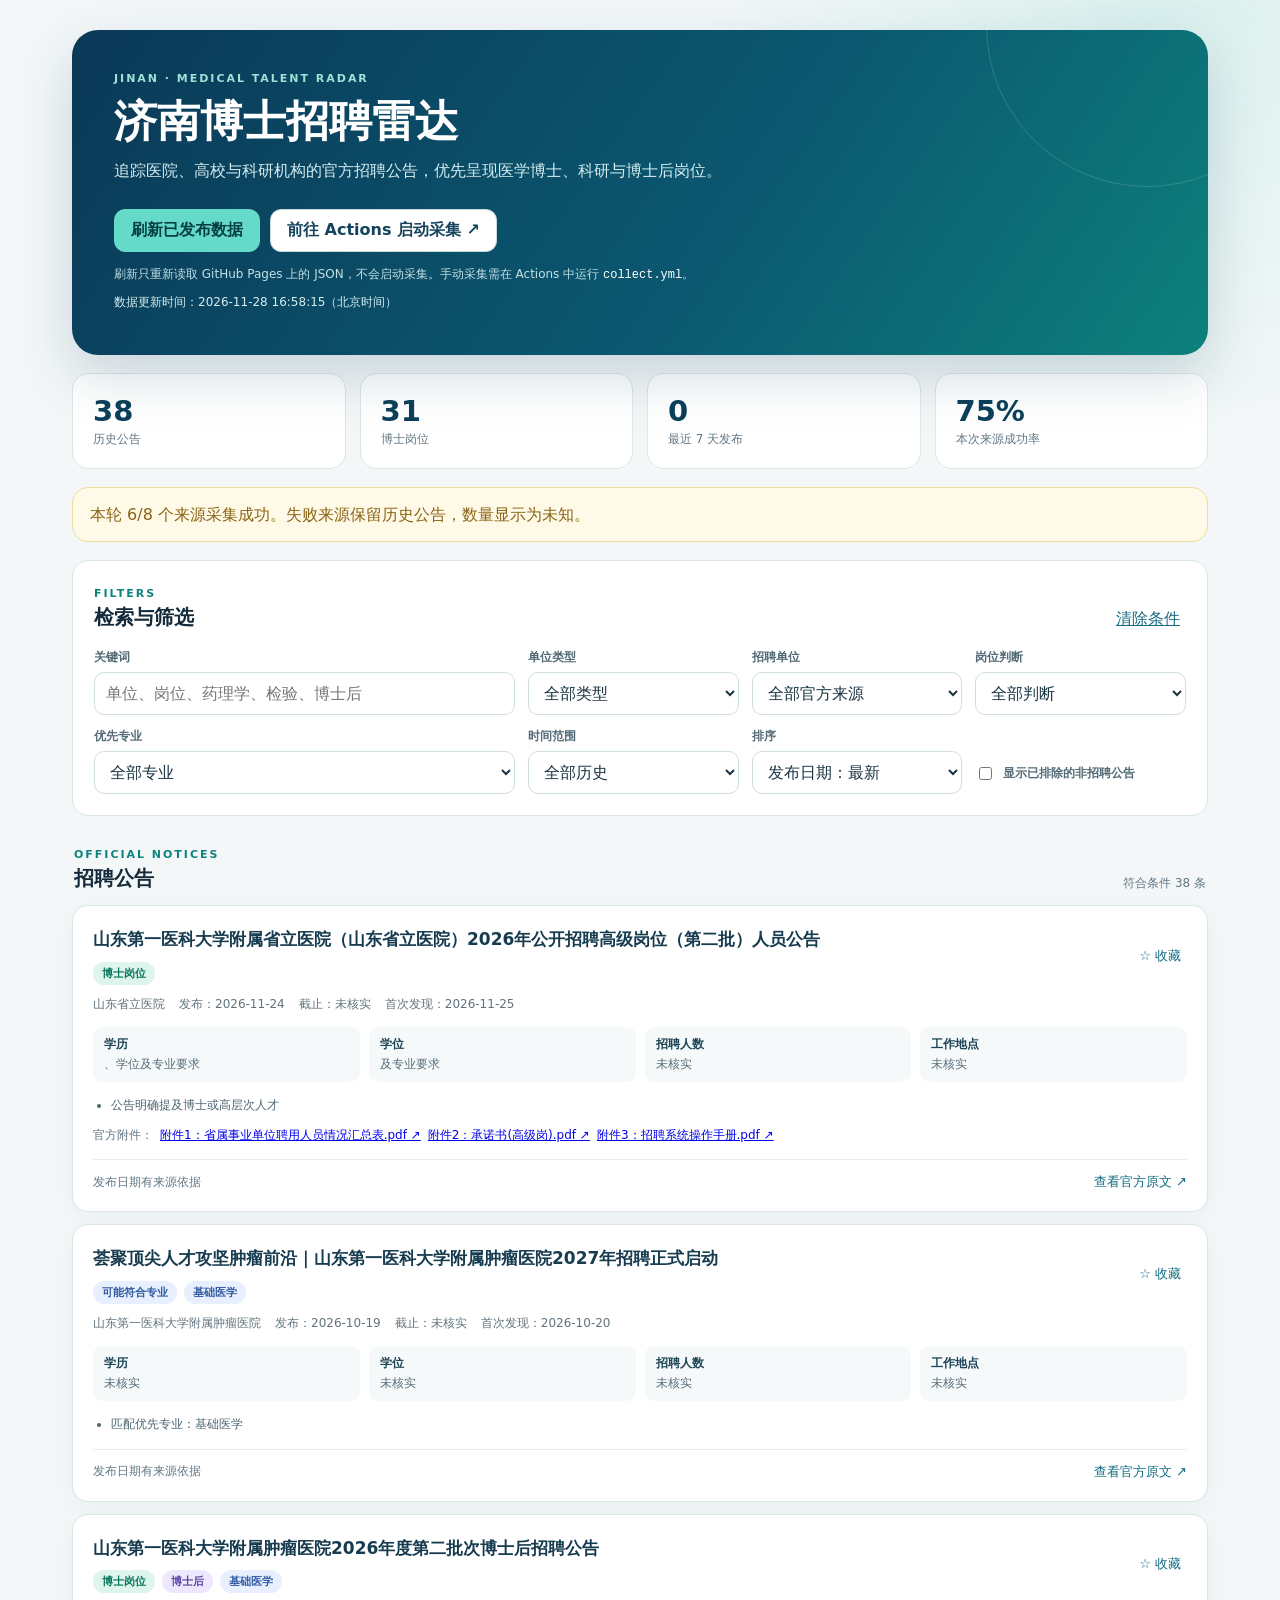
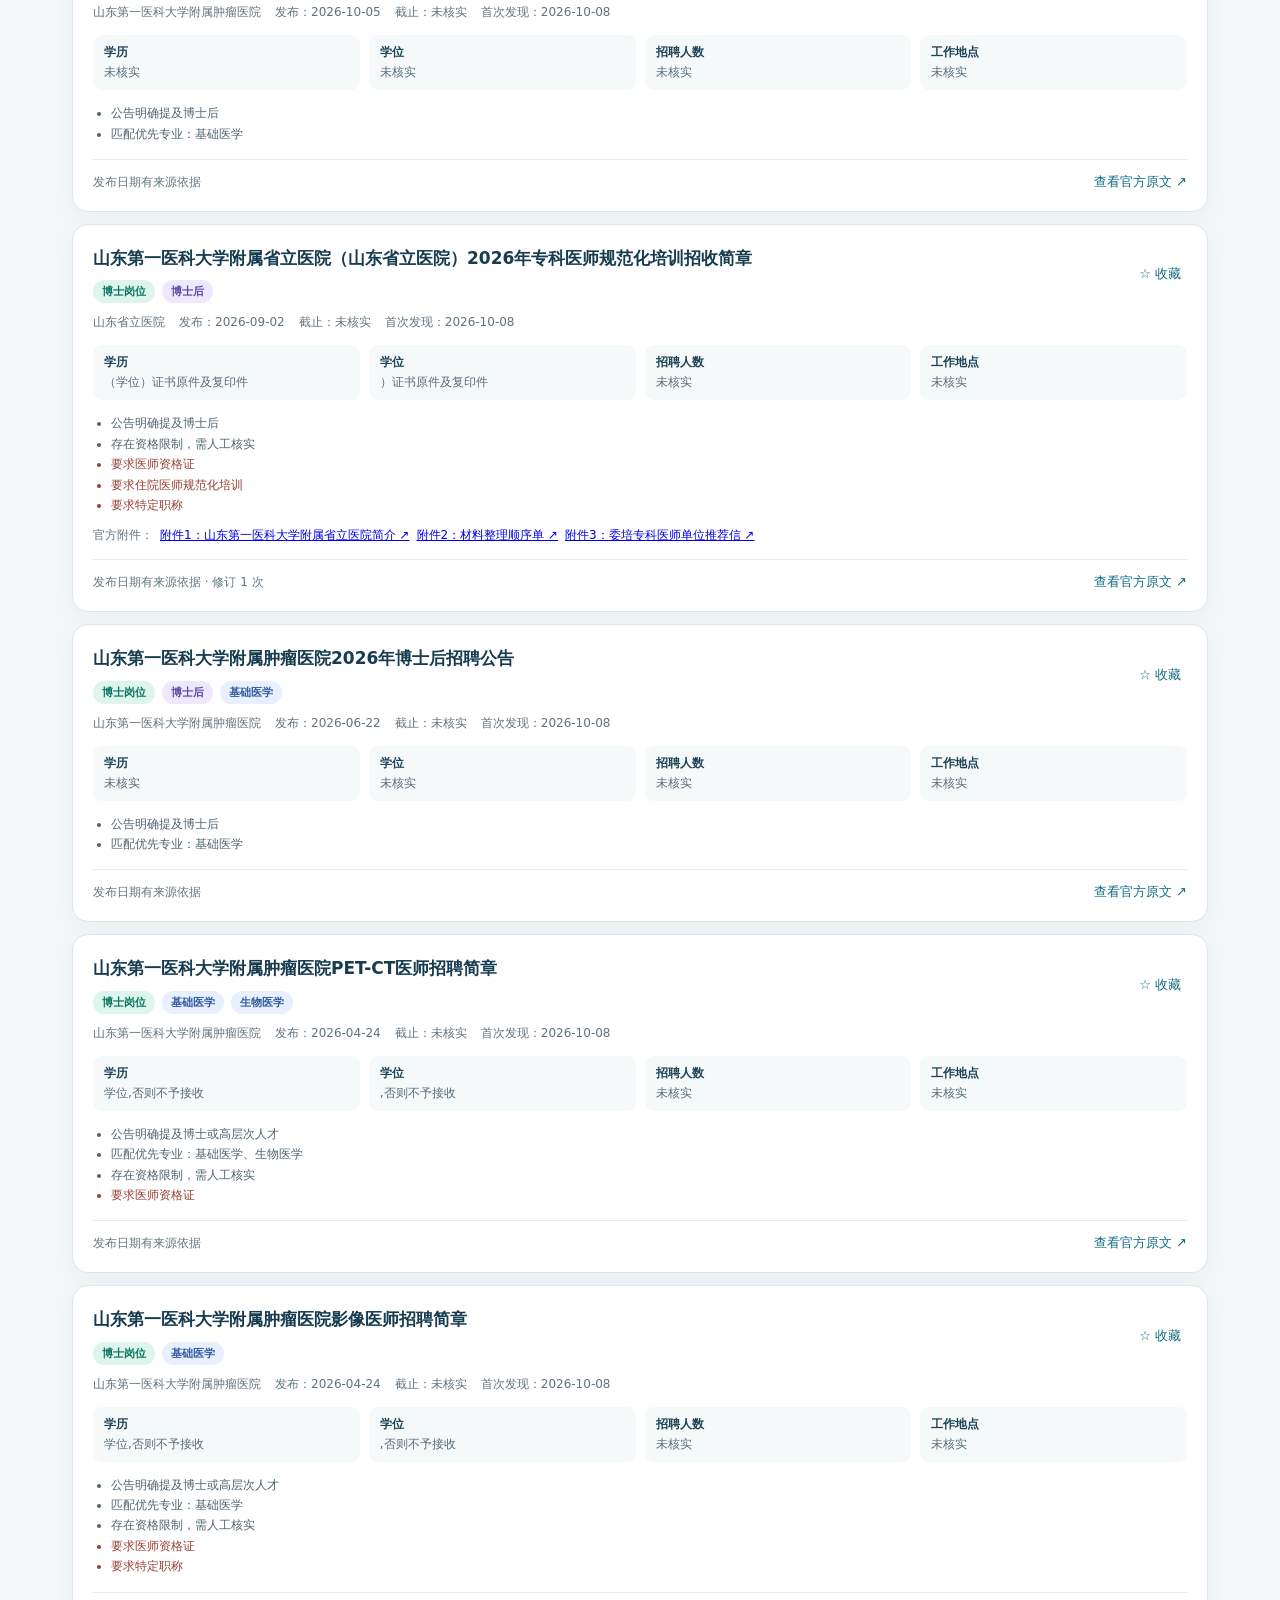
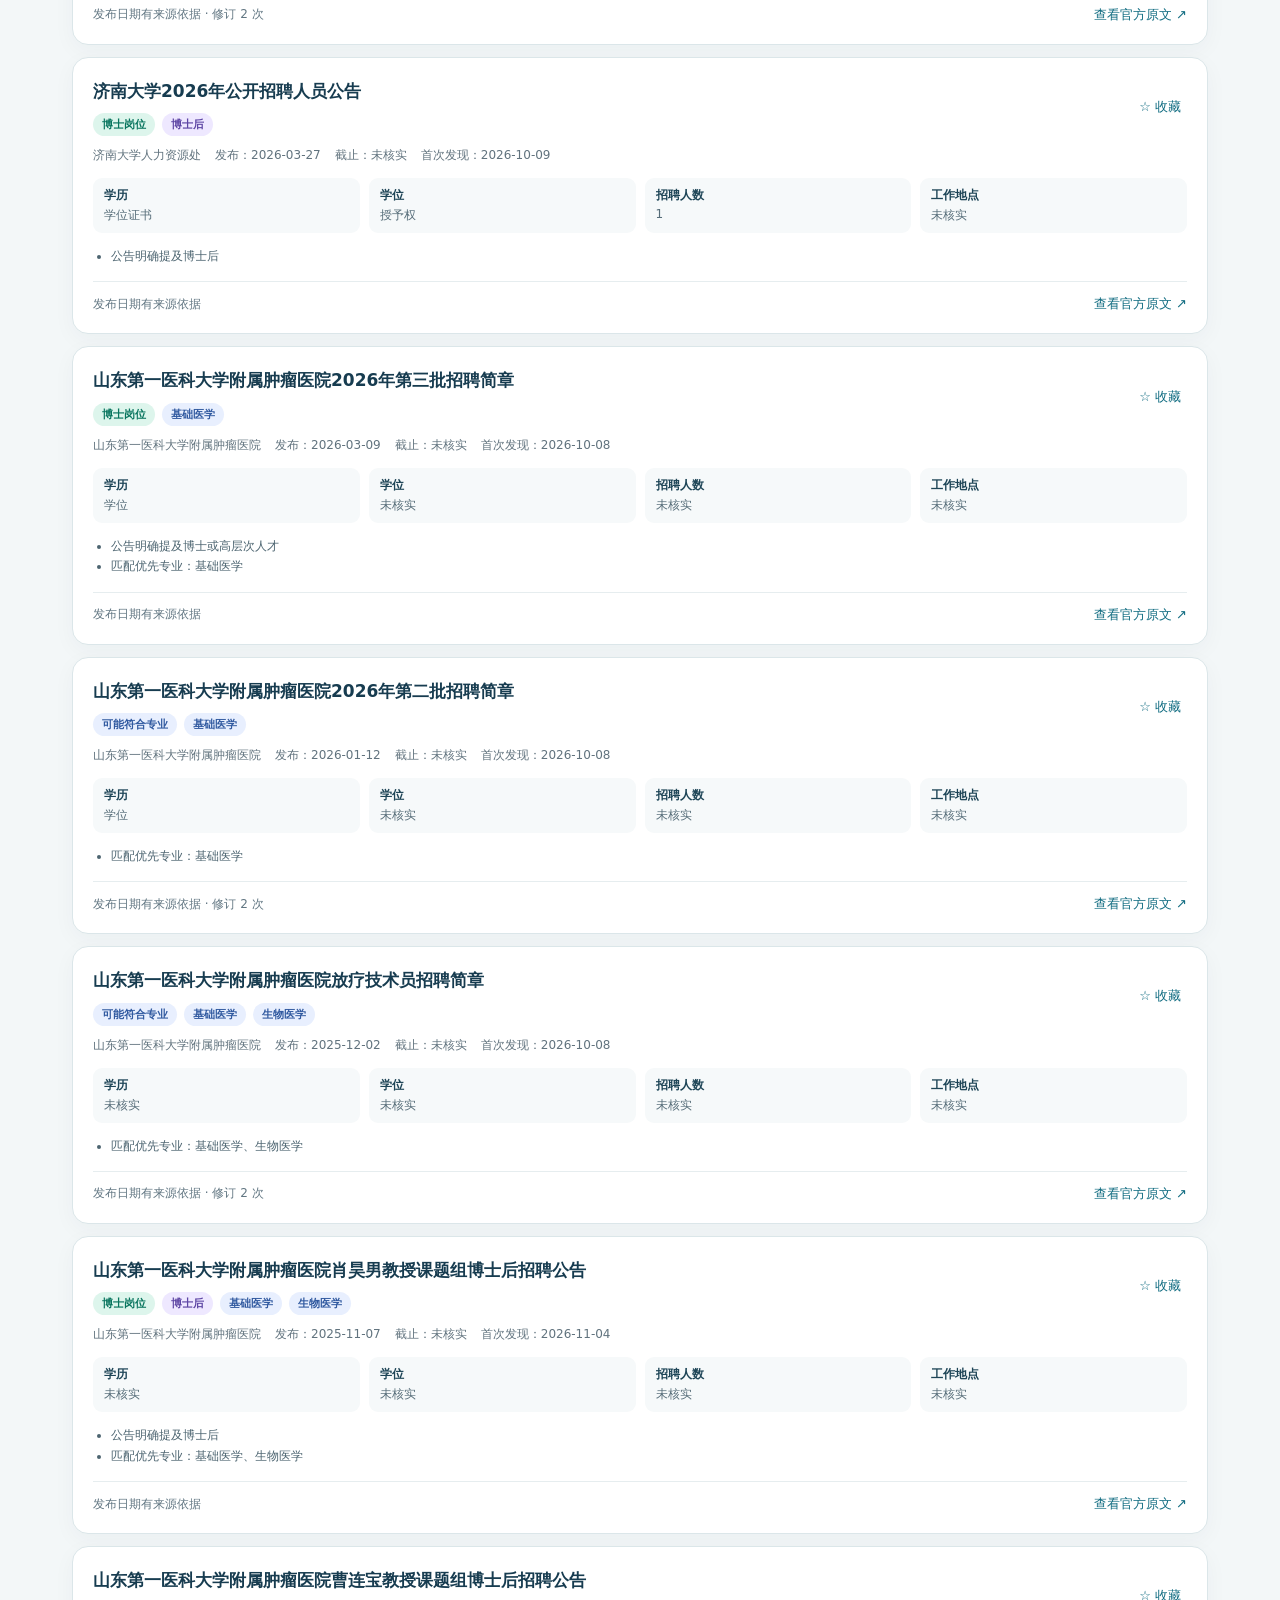
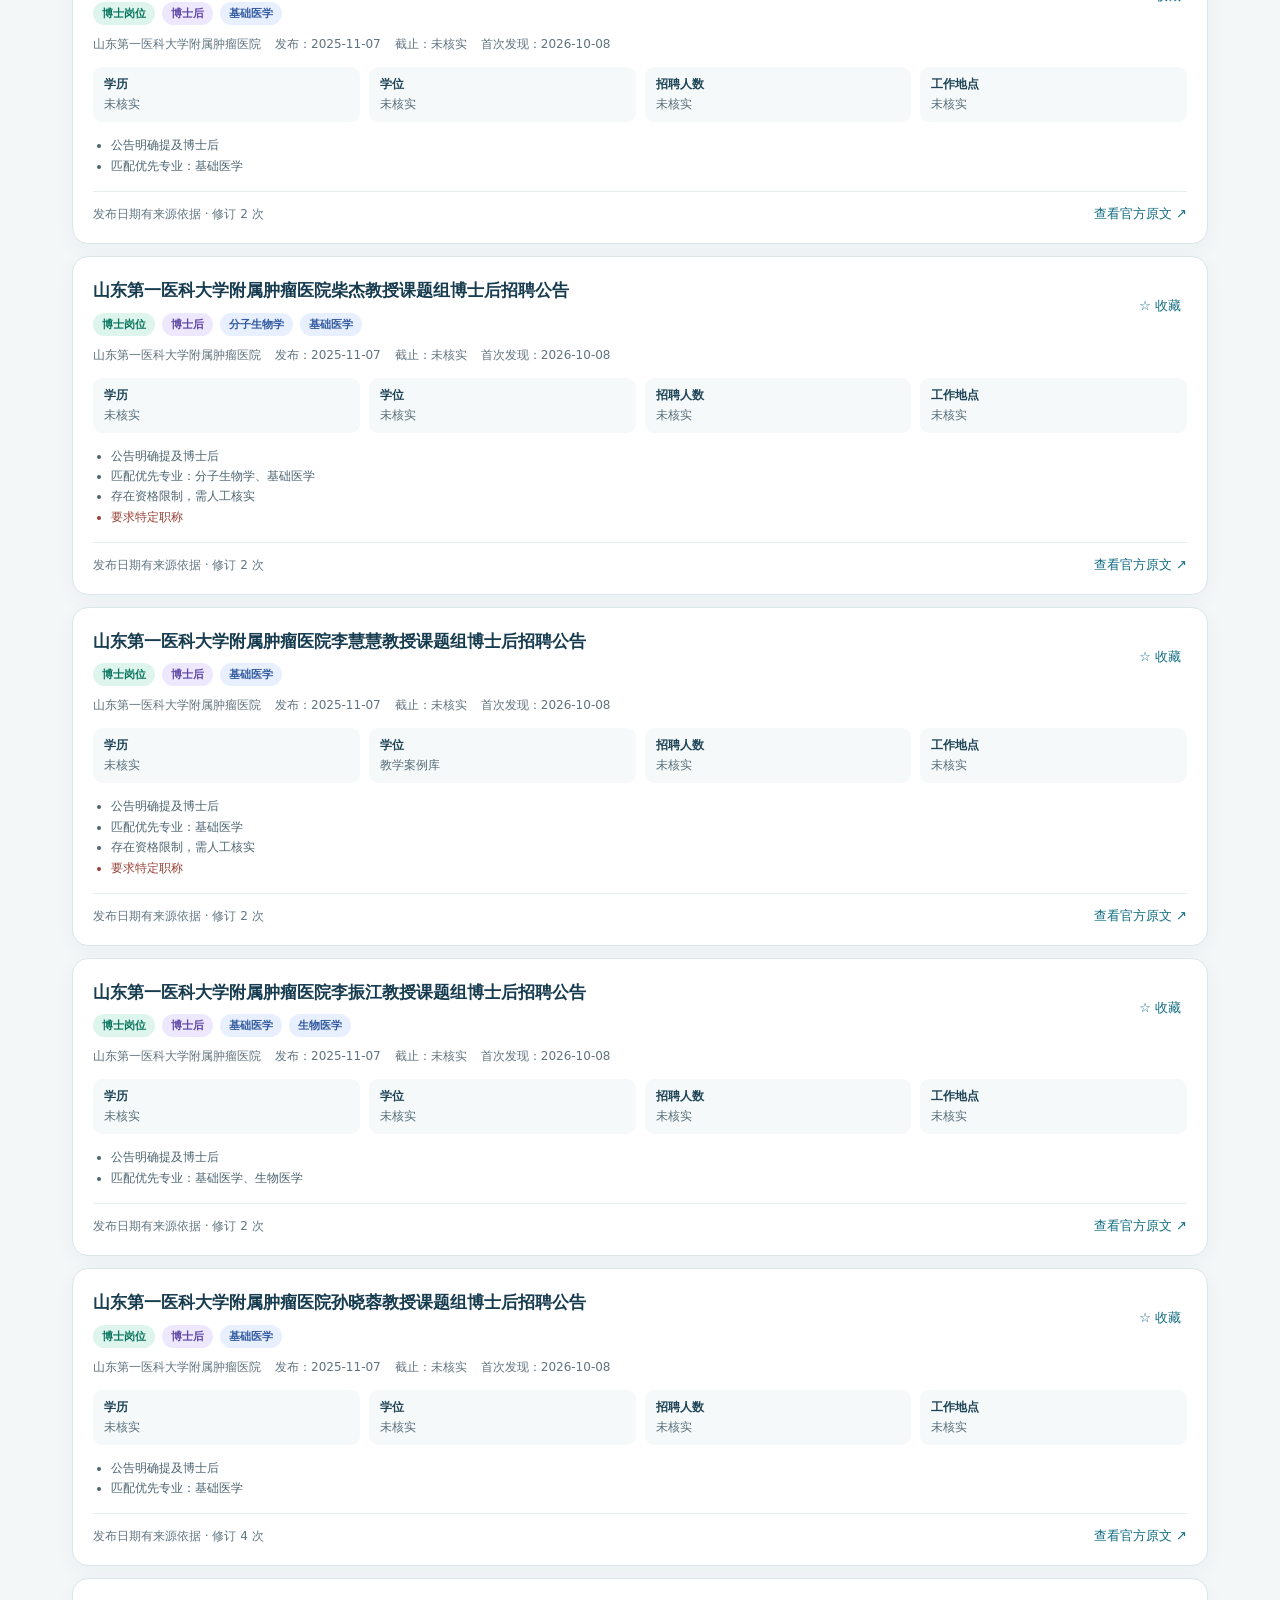
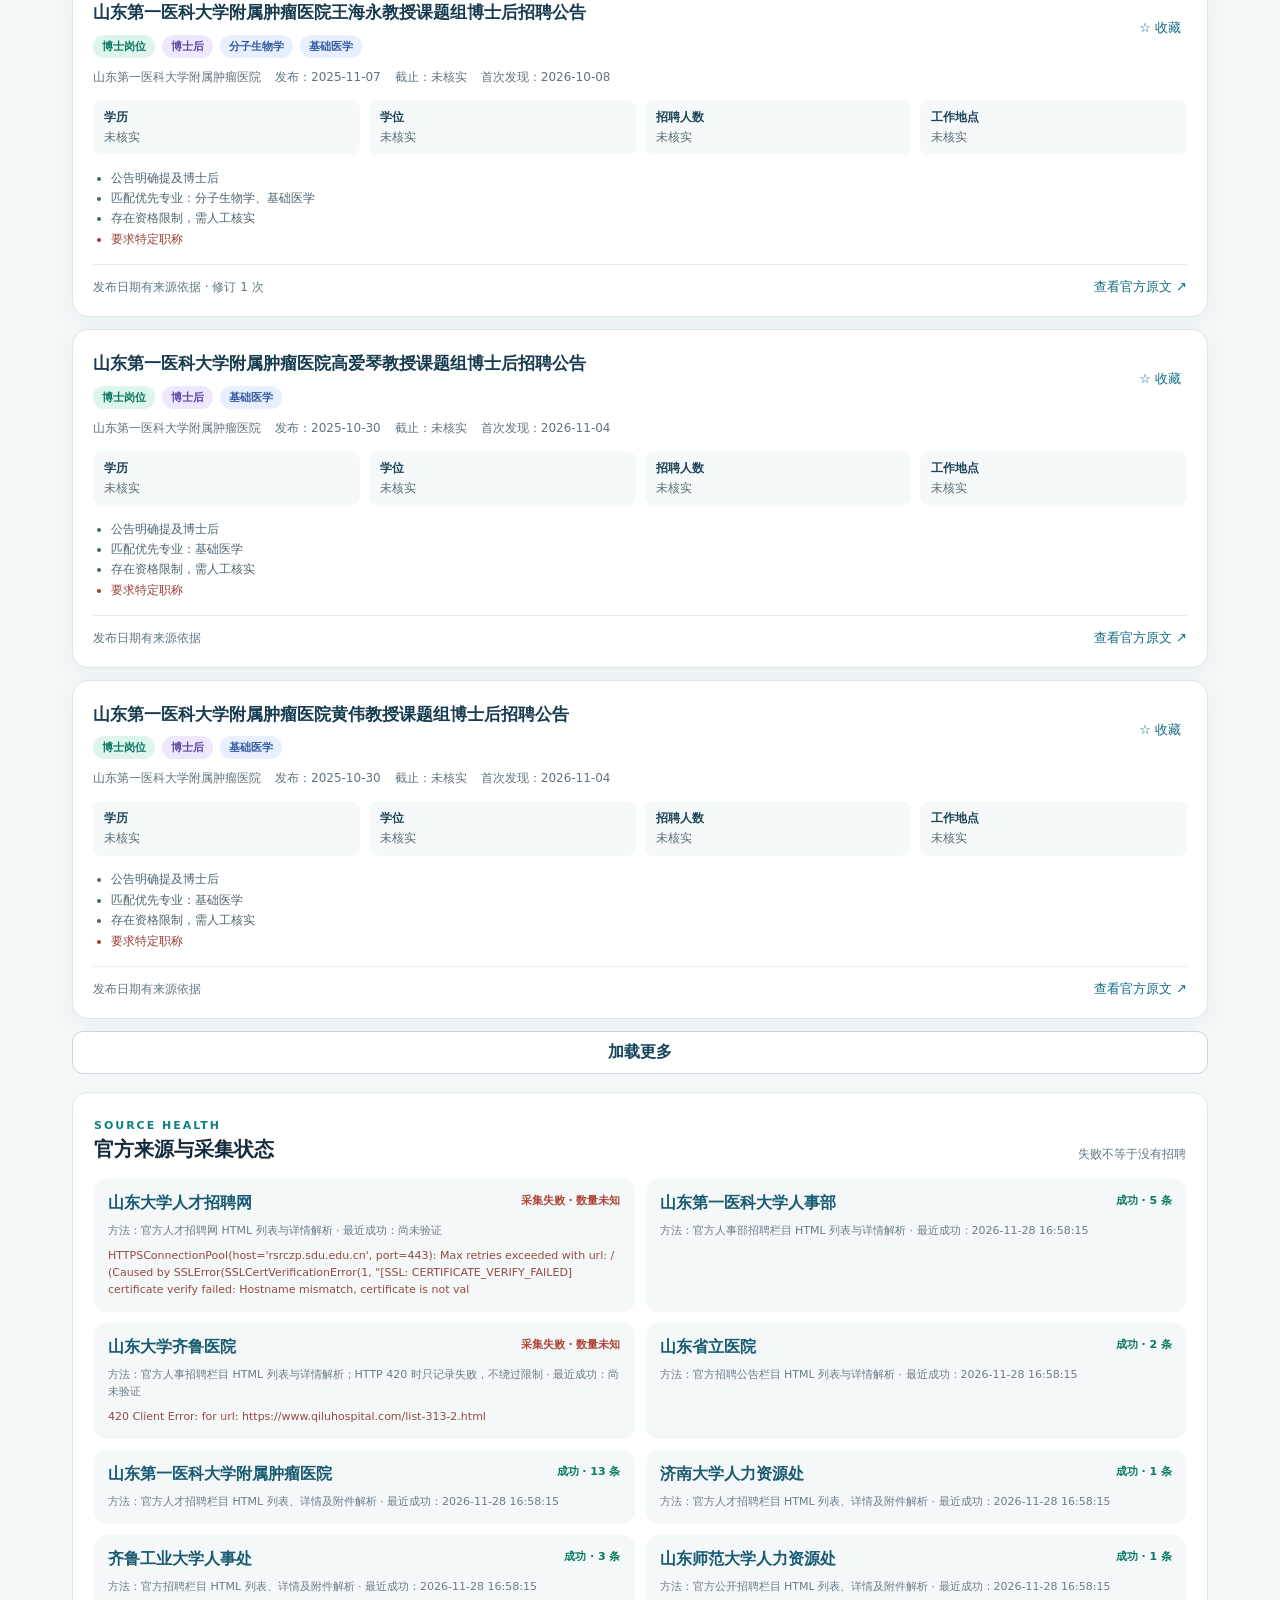
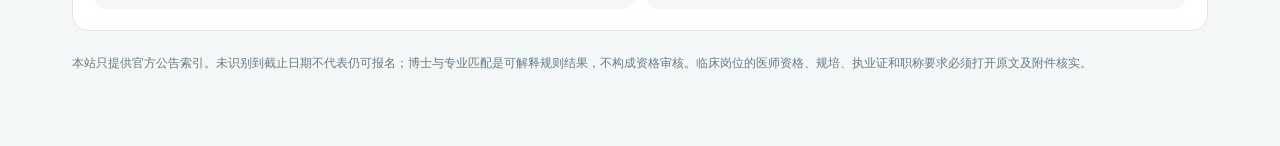
<file: site/index.html>
<!doctype html>
<html lang="zh-CN">
<head>
  <meta charset="utf-8">
  <meta name="viewport" content="width=device-width, initial-scale=1">
  <meta name="description" content="济南医院、高校与科研机构官方博士招聘公告监测">
  <meta name="theme-color" content="#0d526d">
  <title>济南博士招聘雷达 · 官方公告监测</title>
  <link rel="stylesheet" href="./styles.css">
</head>
<body>
<main class="wrap">
  <header class="hero">
    <div class="eyebrow">JINAN · MEDICAL TALENT RADAR</div>
    <h1>济南博士招聘雷达</h1>
    <p>追踪医院、高校与科研机构的官方招聘公告，优先呈现医学博士、科研与博士后岗位。</p>
    <div class="actions">
      <button class="btn primary" id="refresh" type="button">刷新已发布数据</button>
      <a class="btn" id="run" target="_blank" rel="noopener noreferrer">前往 Actions 启动采集 ↗</a>
    </div>
    <p class="hero-note">刷新只重新读取 GitHub Pages 上的 JSON，不会启动采集。手动采集需在 Actions 中运行 <code>collect.yml</code>。</p>
    <p class="updated" id="updated">正在读取最近一次采集记录……</p>
  </header>

  <section class="metrics" aria-label="数据概览">
    <article class="metric"><strong id="m-total">—</strong><span>历史公告</span></article>
    <article class="metric"><strong id="m-phd">—</strong><span>博士岗位</span></article>
    <article class="metric"><strong id="m-new">—</strong><span>最近 7 天发布</span></article>
    <article class="metric"><strong id="m-source">—</strong><span>本次来源成功率</span></article>
  </section>

  <section class="notice" id="notice" role="status">正在读取公告数据……</section>

  <section class="panel filters-panel">
    <div class="panel-heading">
      <div><span class="section-kicker">FILTERS</span><h2>检索与筛选</h2></div>
      <button class="text-button" id="reset" type="button">清除条件</button>
    </div>
    <div class="filters">
      <label class="field search"><span>关键词</span><input id="q" type="search" placeholder="单位、岗位、药理学、检验、博士后"></label>
      <label class="field"><span>单位类型</span><select id="type"><option value="">全部类型</option><option>医院</option><option>高校</option><option>科研机构</option></select></label>
      <label class="field"><span>招聘单位</span><select id="source"><option value="">全部官方来源</option></select></label>
      <label class="field"><span>岗位判断</span><select id="relevance"><option value="">全部判断</option><option>博士岗位</option><option>可能符合专业</option><option>需要人工核实</option><option>非目标岗位</option><option>博士后</option></select></label>
      <label class="field"><span>优先专业</span><select id="specialty"><option value="">全部专业</option><option>基础医学</option><option>药理学</option><option>肾脏病学</option><option>临床检验诊断学</option><option>医学检验</option><option>生物医学</option><option>分子生物学</option></select></label>
      <label class="field"><span>时间范围</span><select id="period"><option value="">全部历史</option><option value="7">最近 7 天发布</option><option value="30">最近 30 天发布</option><option value="discovered">本轮新发现</option><option value="closing">7 天内截止</option><option value="favorites">我的收藏</option></select></label>
      <label class="field"><span>排序</span><select id="sort"><option value="published">发布日期：最新</option><option value="deadline">截止日期：最近</option><option value="first_seen">首次发现：最新</option><option value="score">匹配评分：最高</option><option value="title">标题：字典序</option></select></label>
      <label class="field toggle"><input id="include-excluded" type="checkbox"><span>显示已排除的非招聘公告</span></label>
    </div>
  </section>

  <div class="result-heading"><div><span class="section-kicker">OFFICIAL NOTICES</span><h2>招聘公告</h2></div><span id="count">等待数据</span></div>
  <div id="list" aria-live="polite"></div>
  <button class="btn load-more" id="more" type="button">加载更多</button>

  <section class="panel">
    <div class="panel-heading"><div><span class="section-kicker">SOURCE HEALTH</span><h2>官方来源与采集状态</h2></div><span class="muted">失败不等于没有招聘</span></div>
    <div class="source-grid" id="sources"></div>
  </section>

  <footer>
    本站只提供官方公告索引。未识别到截止日期不代表仍可报名；博士与专业匹配是可解释规则结果，不构成资格审核。临床岗位的医师资格、规培、执业证和职称要求必须打开原文及附件核实。
  </footer>
</main>
<template id="empty-template"><div class="empty"><strong>没有匹配公告</strong><span>请调整筛选条件，或查看来源采集状态。</span></div></template>
<script type="module" src="./app.js"></script>
</body>
</html>
</file>
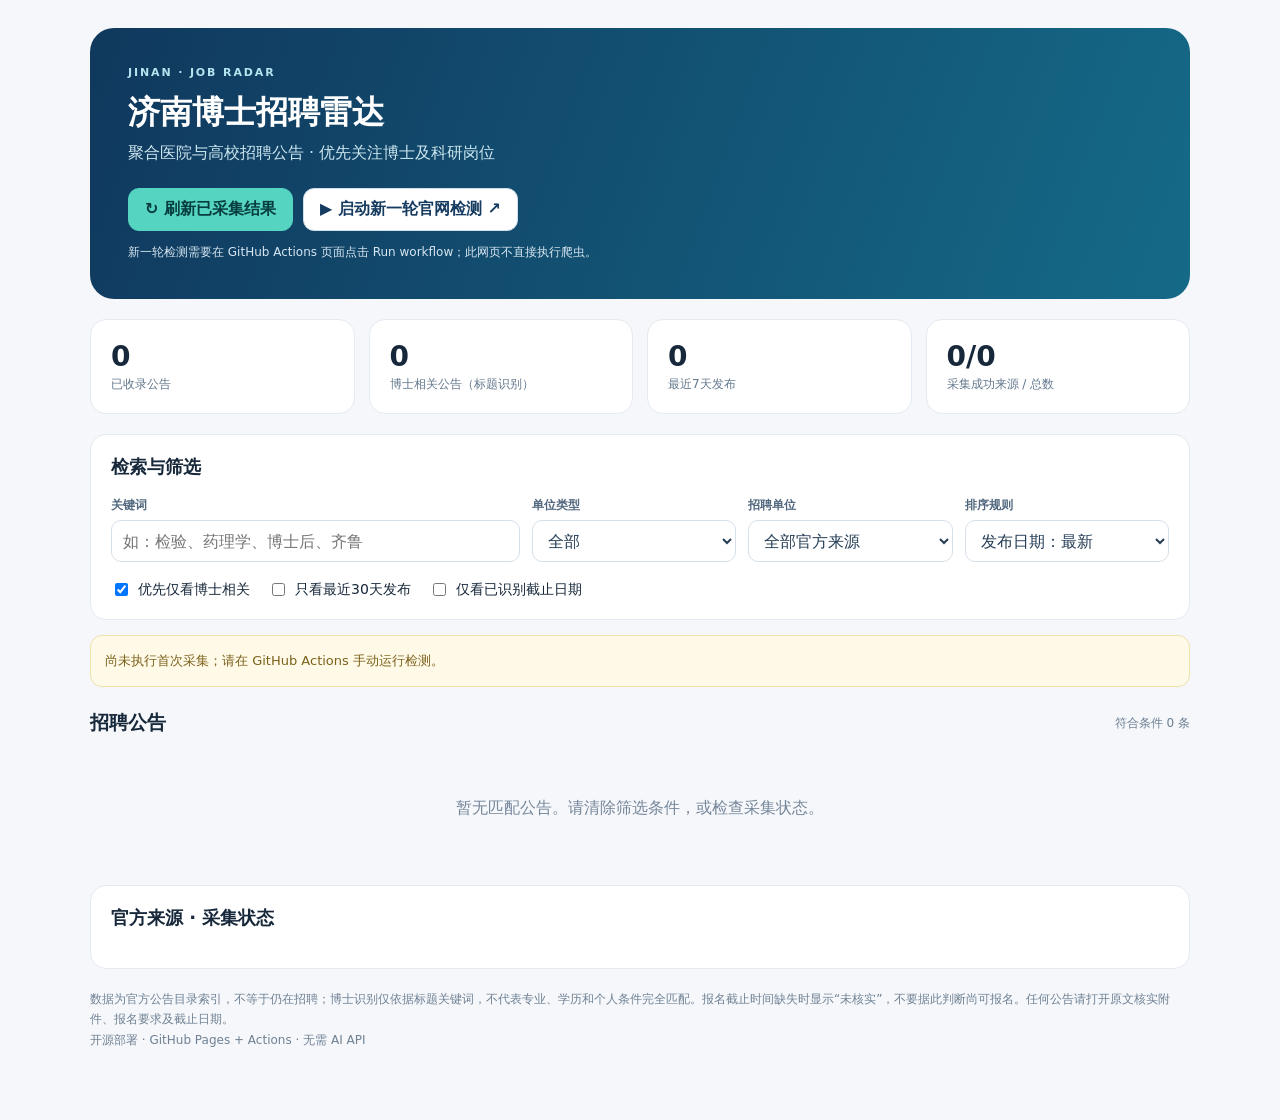
<file: jinan-job-radar/site/index.html>
<!doctype html>
<html lang="zh-CN"><head><meta charset="utf-8"><meta name="viewport" content="width=device-width, initial-scale=1">
<title>济南博士招聘雷达 · 官方公告监测</title><meta name="description" content="济南医院与高校官方招聘公告监测、筛选、去重、排序与原文链接">
<style>
:root{font-family:system-ui,-apple-system,'Microsoft YaHei',sans-serif;color:#17283b;background:#f5f7fb}*{box-sizing:border-box}body{margin:0}a{color:#1469c3}button,select,input{font:inherit}button{cursor:pointer}.wrap{max-width:1140px;margin:0 auto;padding:28px 20px 70px}.hero{background:linear-gradient(110deg,#10385d,#156a88);color:white;padding:38px;border-radius:24px}.hero h1{font-size:32px;margin:12px 0 8px}.hero p{color:#cce7f0;margin:0}.eyebrow{letter-spacing:.17em;font-size:11px;font-weight:700;color:#b5e3ee}.actions{display:flex;flex-wrap:wrap;gap:10px;margin-top:24px}.btn{border:1px solid #d1deeb;background:#fff;color:#153b60;padding:10px 16px;border-radius:11px;font-weight:700;text-decoration:none;display:inline-flex;align-items:center;gap:6px}.btn.main{background:#54d4c1;color:#073c41;border-color:#54d4c1}.btn:hover{filter:brightness(.96)}.hint{color:#d7e6f1;font-size:12px;margin-top:13px}.metrics{display:grid;grid-template-columns:repeat(4,1fr);gap:14px;margin:20px 0}.metric,.panel,.job{background:white;border:1px solid #e4eaf1;border-radius:16px}.metric{padding:20px}.metric strong{display:block;font-size:28px}.metric span{color:#63788d;font-size:12px}.panel{padding:20px;margin-top:16px}.panel h2{font-size:18px;margin:0 0 18px}.filters{display:grid;grid-template-columns:2fr 1fr 1fr 1fr;gap:12px}.field label{display:block;font-size:12px;font-weight:700;color:#52687f;margin-bottom:6px}input,select{width:100%;min-height:42px;border:1px solid #d7e0e9;border-radius:10px;background:#fff;padding:9px 11px;color:#253d55}.checkrow{display:flex;gap:18px;margin-top:18px;flex-wrap:wrap;font-size:14px}.checkrow label{display:flex;align-items:center;gap:7px}.checkrow input{width:auto;min-height:0}.resulthead{display:flex;align-items:center;justify-content:space-between;gap:10px;margin:23px 0 12px}.resulthead h2{font-size:19px;margin:0}.resulthead span{font-size:12px;color:#6c7e91}.job{padding:20px;margin-bottom:12px}.jobtop{display:flex;align-items:flex-start;justify-content:space-between;gap:15px}.job h3{font-size:17px;margin:0 0 9px;line-height:1.5}.sub{color:#607388;font-size:13px;display:flex;flex-wrap:wrap;gap:14px}.pill{border-radius:100px;padding:5px 10px;background:#e9f3fe;color:#175c92;font-size:12px;font-weight:700;white-space:nowrap}.pill.phd{background:#e5f8f1;color:#11785f}.jobfoot{margin-top:15px;display:flex;justify-content:space-between;align-items:center;gap:10px}.small{font-size:12px;color:#8290a0}.sourcegrid{display:grid;grid-template-columns:repeat(2,1fr);gap:10px}.source{padding:13px;border-radius:11px;background:#f6f8fa;display:flex;justify-content:space-between;gap:8px;font-size:13px}.source a{text-decoration:none}.status{font-size:12px;font-weight:700;color:#14816b}.status.error{color:#b64a3b}.notice{background:#fff9e7;border:1px solid #eee1aa;border-radius:12px;color:#7b621b;padding:14px;font-size:13px;line-height:1.7;margin:15px 0}.empty{text-align:center;padding:50px;color:#76879a}.footer{font-size:12px;color:#6f8193;line-height:1.7;margin-top:20px}@media(max-width:740px){.hero{padding:26px}.hero h1{font-size:25px}.metrics{grid-template-columns:repeat(2,1fr)}.filters{grid-template-columns:1fr 1fr}.field.search{grid-column:span 2}.sourcegrid{grid-template-columns:1fr}}@media(max-width:450px){.filters{grid-template-columns:1fr}.field.search{grid-column:auto}.jobtop{flex-direction:column}.jobfoot{align-items:flex-start;flex-direction:column}}
</style></head><body><main class="wrap"><header class="hero"><div class="eyebrow">JINAN · JOB RADAR</div><h1>济南博士招聘雷达</h1><p>聚合医院与高校招聘公告 · 优先关注博士及科研岗位</p><div class="actions"><button class="btn main" id="refresh">↻ 刷新已采集结果</button><a class="btn" id="run" target="_blank" rel="noopener noreferrer" href="#">▶ 启动新一轮官网检测 ↗</a></div><div class="hint">新一轮检测需要在 GitHub Actions 页面点击 Run workflow；此网页不直接执行爬虫。<span id="refreshed"></span></div></header>
<section class="metrics"><div class="metric"><strong id="m-total">—</strong><span>已收录公告</span></div><div class="metric"><strong id="m-phd">—</strong><span>博士相关公告（标题识别）</span></div><div class="metric"><strong id="m-week">—</strong><span>最近7天发布</span></div><div class="metric"><strong id="m-source">—</strong><span>采集成功来源 / 总数</span></div></section>
<section class="panel"><h2>检索与筛选</h2><div class="filters"><div class="field search"><label for="q">关键词</label><input id="q" placeholder="如：检验、药理学、博士后、齐鲁"></div><div class="field"><label for="type">单位类型</label><select id="type"><option value="">全部</option><option>医院</option><option>高校</option></select></div><div class="field"><label for="source">招聘单位</label><select id="source"><option value="">全部官方来源</option></select></div><div class="field"><label for="sort">排序规则</label><select id="sort"><option value="date">发布日期：最新</option><option value="deadline">截止日期：最近</option><option value="first">首次发现：最新</option><option value="title">标题：拼音/字典序</option></select></div></div><div class="checkrow"><label><input type="checkbox" id="phd" checked>优先仅看博士相关</label><label><input type="checkbox" id="recent">只看最近30天发布</label><label><input type="checkbox" id="deadline">仅看已识别截止日期</label></div></section>
<div class="notice" id="notice">正在读取公告数据……</div><div class="resulthead"><h2>招聘公告</h2><span id="count">等待数据</span></div><div id="list" aria-live="polite"></div><button class="btn" id="more" style="display:none;width:100%;justify-content:center">加载更多</button>
<section class="panel"><h2>官方来源 · 采集状态</h2><div class="sourcegrid" id="sources"></div></section><div class="footer">数据为官方公告目录索引，不等于仍在招聘；博士识别仅依据标题关键词，不代表专业、学历和个人条件完全匹配。报名截止时间缺失时显示“未核实”，不要据此判断尚可报名。任何公告请打开原文核实附件、报名要求及截止日期。<br>开源部署 · GitHub Pages + Actions · 无需 AI API</div></main>
<script>
'use strict';
const $=id=>document.getElementById(id);let data={jobs:[],sources:[],updated_at:null},shown=0,filtered=[];
const fmt=s=>s?String(s).slice(0,10):'未核实';const e=(tag,cls,text)=>{const n=document.createElement(tag);if(cls)n.className=cls;if(text!==undefined)n.textContent=text;return n;};
function link(url,text){const a=e('a','',text);a.href=url;a.target='_blank';a.rel='noopener noreferrer';return a;}
function dateSort(a,b){return (b||'').localeCompare(a||'');}
function render(){const q=$('q').value.trim().toLowerCase(),type=$('type').value,source=$('source').value,now=Date.now();filtered=data.jobs.filter(j=>(!q||(j.title+' '+j.source).toLowerCase().includes(q))&&(!type||j.type===type)&&(!source||j.source===source)&&(!$('phd').checked||j.phd)&&(!$('deadline').checked||j.deadline)&&(!$('recent').checked||(j.published&&now-new Date(j.published+'T00:00:00+08:00').getTime()<=30*86400000&&now-new Date(j.published+'T00:00:00+08:00').getTime()>=0)));
const sort=$('sort').value;filtered.sort((a,b)=>sort==='deadline'?(!a.deadline?1:!b.deadline?-1:a.deadline.localeCompare(b.deadline))||dateSort(a.published,b.published):sort==='first'?dateSort(a.first_seen,b.first_seen):sort==='title'?a.title.localeCompare(b.title,'zh'):dateSort(a.published,b.published));shown=0;$('list').replaceChildren();$('count').textContent=`符合条件 ${filtered.length} 条`;more();}
function more(){const batch=filtered.slice(shown,shown+20);const frag=document.createDocumentFragment();for(const j of batch){const card=e('article','job');const top=e('div','jobtop');const left=e('div');left.append(e('h3','',j.title));const meta=e('div','sub');meta.append(e('span','',j.source),e('span','',`发布：${fmt(j.published)}`),e('span','',`截止：${fmt(j.deadline)}`));left.append(meta);top.append(left);if(j.phd)top.append(e('span','pill phd','博士相关'));else top.append(e('span','pill','普通公告'));card.append(top);const foot=e('div','jobfoot');foot.append(e('span','small',`首次发现：${fmt(j.first_seen)}`));foot.append(link(j.url,'查看官方原文 ↗'));card.append(foot);frag.append(card);} $('list').append(frag);shown+=batch.length;$('more').style.display=shown<filtered.length?'flex':'none';if(!filtered.length)$('list').append(e('div','empty','暂无匹配公告。请清除筛选条件，或检查采集状态。'));}
function renderData(){const jobs=data.jobs||[];const ok=(data.sources||[]).filter(x=>x.status==='ok').length;$('m-total').textContent=jobs.length;$('m-phd').textContent=jobs.filter(j=>j.phd).length;$('m-week').textContent=jobs.filter(j=>j.published&&Date.now()-new Date(j.published+'T00:00:00+08:00').getTime()<7*86400000&&Date.now()>=new Date(j.published+'T00:00:00+08:00').getTime()).length;$('m-source').textContent=`${ok}/${data.sources.length}`;$('refreshed').textContent=data.updated_at?' · 最近数据更新：'+data.updated_at.replace('T',' '):'';
const sel=$('source'),before=sel.value;sel.replaceChildren(new Option('全部官方来源',''));for(const src of data.sources)sel.add(new Option(src.name,src.name));sel.value=before;
const box=$('sources');box.replaceChildren();for(const src of data.sources){const row=e('div','source'),status=e('span','status '+(src.status==='ok'?'':'error'),src.status==='ok'?`成功 · ${src.found}条`:'采集失败');row.append(link(src.url,src.name),status);if(src.status==='error'&&src.error)row.title=src.error;box.append(row);}
$('notice').textContent=!data.updated_at?'尚未执行首次采集；请在 GitHub Actions 手动运行检测。':ok===0?'本轮全部采集失败，可能显示历史结果，请检查 Actions 日志。':ok<data.sources.length?`部分官方站点采集失败（${ok}/${data.sources.length}），失败站点可能显示旧数据。`:'已完成最近一次采集。公告是否有效、截止日期与报名要求仍需以官方原文为准。';render();}
async function load(){try{const r=await fetch('./data/jobs.json?t='+Date.now(),{cache:'no-store'});if(!r.ok)throw Error('HTTP '+r.status);data=await r.json();renderData();}catch(err){$('notice').textContent='无法读取数据：'+err.message+'。请确认已部署 GitHub Pages。';}}
$('refresh').onclick=load;$('more').onclick=more;['q','type','source','sort','phd','recent','deadline'].forEach(id=>$(id).addEventListener(['q'].includes(id)?'input':'change',render));
const parts=location.hostname.match(/^([^.]+)\.github\.io$/),repo=location.pathname.split('/').filter(Boolean)[0];const action=parts&&repo?`https://github.com/${parts[1]}/${repo}/actions/workflows/update.yml`:'';const run=$('run');if(action)run.href=action;else{run.href='https://github.com/';run.title='请先部署到 GitHub Pages，或到仓库 Actions 页面手动运行 update.yml';}
load();
</script></body></html>
</file>
<file: site/styles.css>
:root{font-family:Inter,ui-sans-serif,system-ui,-apple-system,"Microsoft YaHei",sans-serif;color:#152b3b;background:#f3f7f8;--navy:#0b3f5a;--teal:#0f827d;--line:#dbe6e9;--muted:#617682;--card:#fff;--warn:#8a6416}
*{box-sizing:border-box}body{margin:0;background:radial-gradient(circle at 90% 0,#d9f0ee 0,transparent 28rem),#f3f7f8}button,input,select{font:inherit}button,a{touch-action:manipulation}.wrap{max-width:1180px;margin:auto;padding:30px 22px 72px}
.hero{position:relative;overflow:hidden;padding:42px;border-radius:26px;color:#fff;background:linear-gradient(125deg,#0a3957 0%,#0b5870 58%,#0d817c 100%);box-shadow:0 22px 55px rgba(14,63,82,.18)}.hero:after{content:"";position:absolute;width:320px;height:320px;border:1px solid rgba(255,255,255,.15);border-radius:50%;right:-100px;top:-165px}.eyebrow,.section-kicker{font-size:11px;font-weight:800;letter-spacing:.18em}.eyebrow{color:#9ee1d8}.hero h1{margin:12px 0 10px;font-size:clamp(28px,5vw,43px);line-height:1.16}.hero>p{max-width:760px;color:#d5edf0;line-height:1.7;margin:0}.actions{display:flex;gap:10px;flex-wrap:wrap;margin:25px 0 12px}.btn{display:inline-flex;align-items:center;justify-content:center;min-height:43px;border:1px solid #c7d9de;border-radius:11px;padding:9px 16px;background:#fff;color:#16445c;text-decoration:none;font-weight:750;cursor:pointer}.btn:hover{transform:translateY(-1px);box-shadow:0 8px 18px rgba(5,43,57,.12)}.btn.primary{border-color:#65dac9;background:#65dac9;color:#063f42}.hero .hero-note{font-size:12px;color:#c4e1e6}.hero code{color:#fff}.updated{font-size:12px;margin-top:7px!important}
.metrics{display:grid;grid-template-columns:repeat(4,1fr);gap:14px;margin:18px 0}.metric,.panel,.job,.notice{background:var(--card);border:1px solid var(--line);border-radius:16px}.metric{padding:20px}.metric strong{display:block;font-size:29px;color:var(--navy)}.metric span,.muted{font-size:12px;color:var(--muted)}.notice{padding:14px 17px;color:#3c5a67;line-height:1.6}.notice.warning{background:#fff9e7;border-color:#eedf9d;color:var(--warn)}.notice.error{background:#fff1ee;border-color:#efc4bb;color:#9b3f31}
.panel{padding:21px;margin-top:18px}.panel-heading,.result-heading{display:flex;align-items:end;justify-content:space-between;gap:15px}.panel h2,.result-heading h2{margin:3px 0 0;font-size:20px}.section-kicker{color:var(--teal)}.text-button{border:0;background:transparent;color:#176c82;text-decoration:underline;cursor:pointer}.filters{display:grid;grid-template-columns:2fr repeat(3,1fr);gap:13px;margin-top:18px}.field{display:block}.field>span{display:block;margin:0 0 6px;font-size:12px;font-weight:750;color:#536b77}.field input,.field select{width:100%;min-height:43px;border:1px solid #cfdee2;border-radius:10px;background:#fff;color:#1b3543;padding:9px 11px}.field.toggle{display:flex;align-items:center;gap:8px;padding-top:24px}.field.toggle input{width:auto;min-height:auto}.field.toggle span{margin:0}.result-heading{margin:27px 2px 13px}.result-heading>span{font-size:12px;color:var(--muted)}
.job{padding:20px;margin-bottom:12px;box-shadow:0 6px 22px rgba(14,57,72,.04)}.job.excluded{opacity:.68;border-style:dashed}.job-head{display:flex;justify-content:space-between;gap:16px}.job h3{font-size:17px;line-height:1.55;margin:0 0 9px}.job h3 a{color:#173c50;text-decoration:none}.job h3 a:hover{text-decoration:underline}.tags,.meta,.job-actions,.attachments{display:flex;gap:7px;flex-wrap:wrap;align-items:center}.tag{display:inline-flex;border-radius:999px;background:#edf4f7;color:#31586a;padding:4px 9px;font-size:11px;font-weight:750}.tag.phd{background:#ddf5ec;color:#08745e}.tag.match{background:#e8effe;color:#315aa0}.tag.warn{background:#fff1cf;color:#826117}.tag.postdoc{background:#eee8ff;color:#5d45a4}.tag.new{background:#dff5fa;color:#0b6982}.meta{margin-top:11px;color:#61737e;font-size:12px;gap:14px}.details{display:grid;grid-template-columns:repeat(4,1fr);gap:9px;margin-top:14px}.detail{padding:9px 11px;border-radius:9px;background:#f6f9fa;font-size:12px;color:#556c78}.detail b{display:block;color:#1e4557;margin-bottom:3px}.reasons{margin:13px 0 0;padding-left:18px;color:#4c6470;font-size:12px;line-height:1.7}.restriction{color:#973f34}.attachments{margin-top:12px}.attachments a{font-size:12px}.job-foot{display:flex;justify-content:space-between;align-items:center;gap:12px;margin-top:15px;padding-top:13px;border-top:1px solid #e6edef}.job-actions a,.favorite{border:0;background:none;color:#126d82;font-size:13px;cursor:pointer;text-decoration:none}.favorite.active{color:#a55a00}.load-more{display:none;width:100%}.empty{display:flex;flex-direction:column;align-items:center;gap:7px;padding:55px;color:#71858f;background:#fff;border:1px dashed #cbdade;border-radius:16px}
.source-grid{display:grid;grid-template-columns:repeat(2,1fr);gap:11px;margin-top:16px}.source-card{padding:14px;border-radius:12px;background:#f5f8f9}.source-top{display:flex;justify-content:space-between;gap:12px}.source-card a{font-weight:700;color:#195b72;text-decoration:none}.source-status{font-size:11px;font-weight:800;white-space:nowrap}.source-status.ok{color:#0a7a62}.source-status.error{color:#ad4436}.source-meta,.source-error{font-size:11px;color:#697d87;margin-top:8px;line-height:1.55}.source-error{color:#954a3d}footer{margin-top:22px;color:#667b86;font-size:12px;line-height:1.8}
@media(max-width:900px){.filters{grid-template-columns:repeat(2,1fr)}.field.search{grid-column:span 2}.details{grid-template-columns:repeat(2,1fr)}}@media(max-width:680px){.wrap{padding:16px 13px 55px}.hero{padding:28px 22px;border-radius:20px}.metrics{grid-template-columns:repeat(2,1fr)}.filters{grid-template-columns:1fr}.field.search{grid-column:auto}.source-grid{grid-template-columns:1fr}.job-head,.job-foot{align-items:flex-start;flex-direction:column}.panel-heading{align-items:flex-start}.details{grid-template-columns:1fr 1fr}}@media(max-width:400px){.details{grid-template-columns:1fr}.metric{padding:15px}.panel,.job{padding:16px}}
</file>
